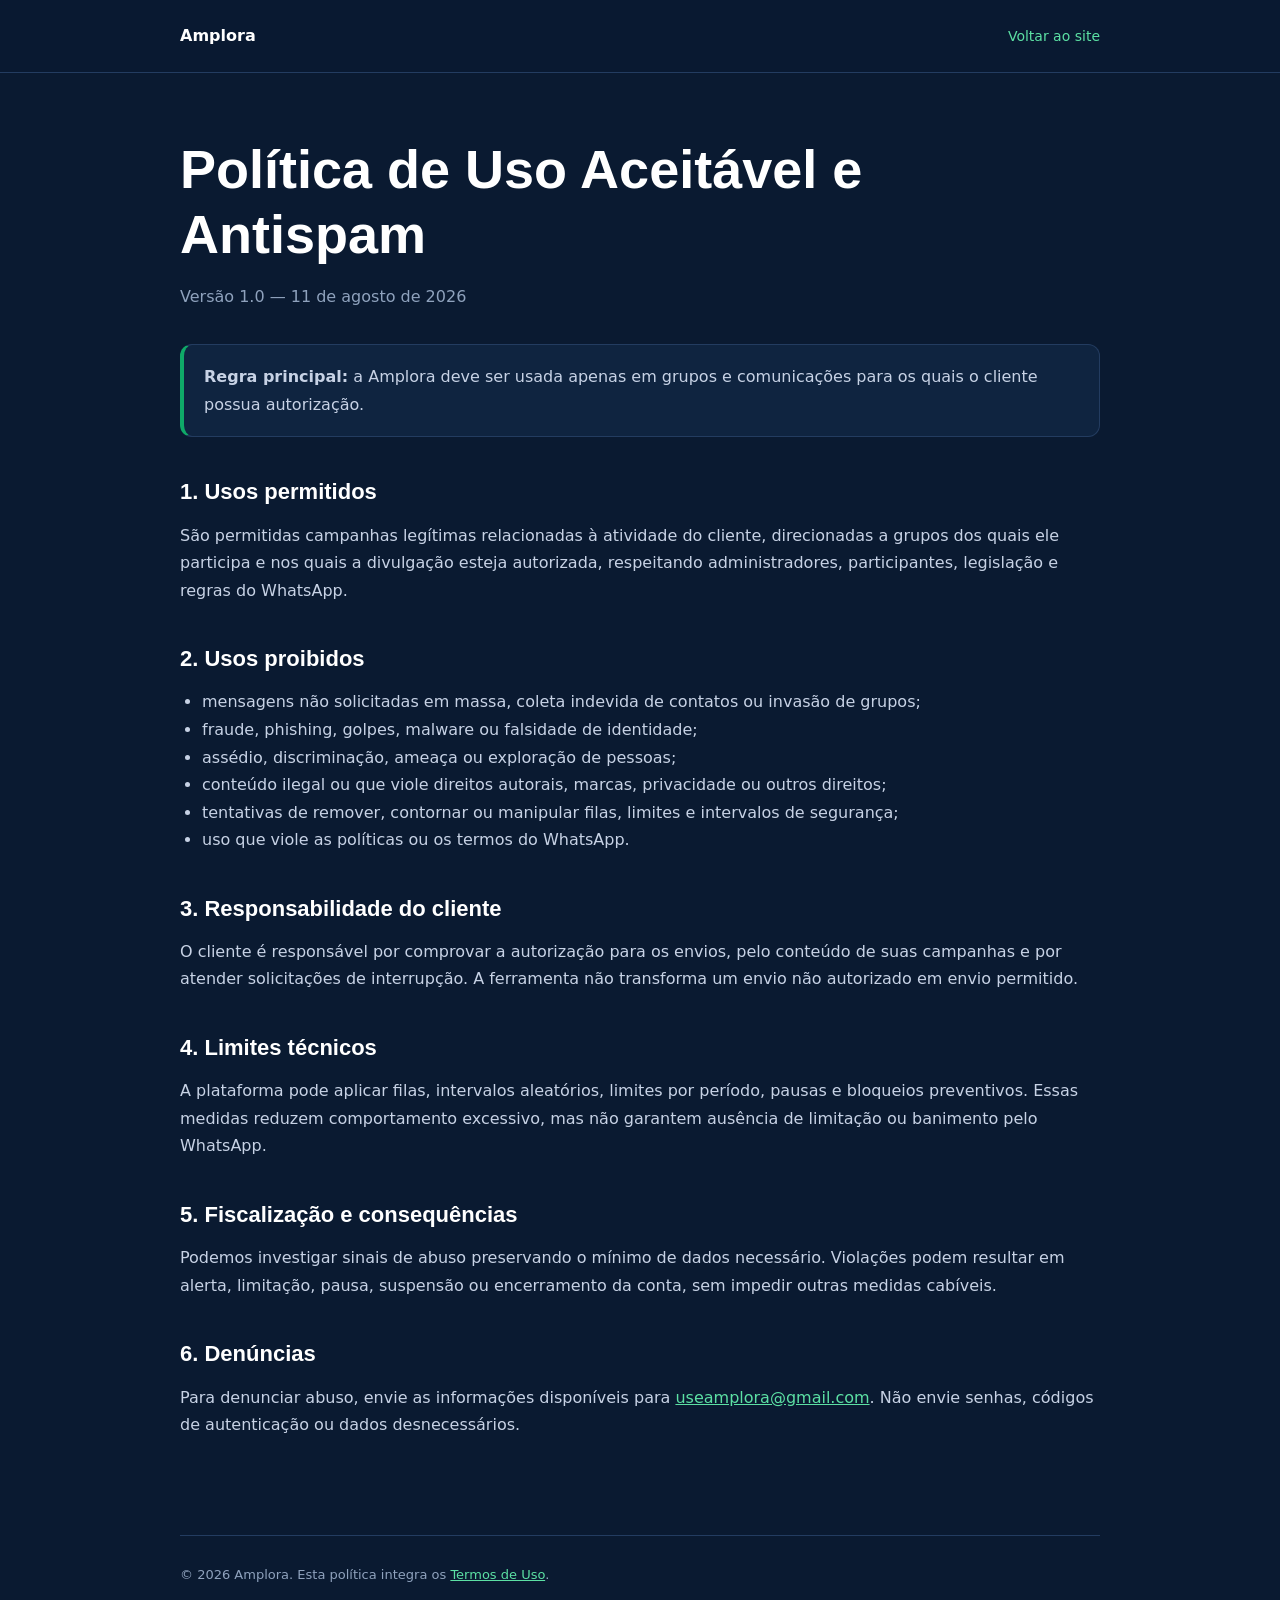
<file: antispam.html>
<!DOCTYPE html>
<html lang="pt-BR">
<head>
  <meta charset="utf-8">
  <meta name="viewport" content="width=device-width,initial-scale=1">
  <meta name="robots" content="index,follow">
  <title>Política Antispam | Amplora</title>
  <link rel="stylesheet" href="legal.css">
</head>
<body>
<header><div class="nav"><a class="brand" href="index.html">Amplora</a><a class="back" href="index.html">Voltar ao site</a></div></header>
<main>
  <h1>Política de Uso Aceitável e Antispam</h1>
  <p class="meta">Versão 1.0 — 11 de agosto de 2026</p>
  <p class="notice"><strong>Regra principal:</strong> a Amplora deve ser usada apenas em grupos e comunicações para os quais o cliente possua autorização.</p>

  <h2>1. Usos permitidos</h2>
  <p>São permitidas campanhas legítimas relacionadas à atividade do cliente, direcionadas a grupos dos quais ele participa e nos quais a divulgação esteja autorizada, respeitando administradores, participantes, legislação e regras do WhatsApp.</p>

  <h2>2. Usos proibidos</h2>
  <ul>
    <li>mensagens não solicitadas em massa, coleta indevida de contatos ou invasão de grupos;</li>
    <li>fraude, phishing, golpes, malware ou falsidade de identidade;</li>
    <li>assédio, discriminação, ameaça ou exploração de pessoas;</li>
    <li>conteúdo ilegal ou que viole direitos autorais, marcas, privacidade ou outros direitos;</li>
    <li>tentativas de remover, contornar ou manipular filas, limites e intervalos de segurança;</li>
    <li>uso que viole as políticas ou os termos do WhatsApp.</li>
  </ul>

  <h2>3. Responsabilidade do cliente</h2>
  <p>O cliente é responsável por comprovar a autorização para os envios, pelo conteúdo de suas campanhas e por atender solicitações de interrupção. A ferramenta não transforma um envio não autorizado em envio permitido.</p>

  <h2>4. Limites técnicos</h2>
  <p>A plataforma pode aplicar filas, intervalos aleatórios, limites por período, pausas e bloqueios preventivos. Essas medidas reduzem comportamento excessivo, mas não garantem ausência de limitação ou banimento pelo WhatsApp.</p>

  <h2>5. Fiscalização e consequências</h2>
  <p>Podemos investigar sinais de abuso preservando o mínimo de dados necessário. Violações podem resultar em alerta, limitação, pausa, suspensão ou encerramento da conta, sem impedir outras medidas cabíveis.</p>

  <h2>6. Denúncias</h2>
  <p>Para denunciar abuso, envie as informações disponíveis para <a href="mailto:useamplora@gmail.com?subject=Denúncia%20de%20abuso">useamplora@gmail.com</a>. Não envie senhas, códigos de autenticação ou dados desnecessários.</p>
</main>
<footer>© 2026 Amplora. Esta política integra os <a href="termos.html">Termos de Uso</a>.</footer>
</body>
</html>
</file>
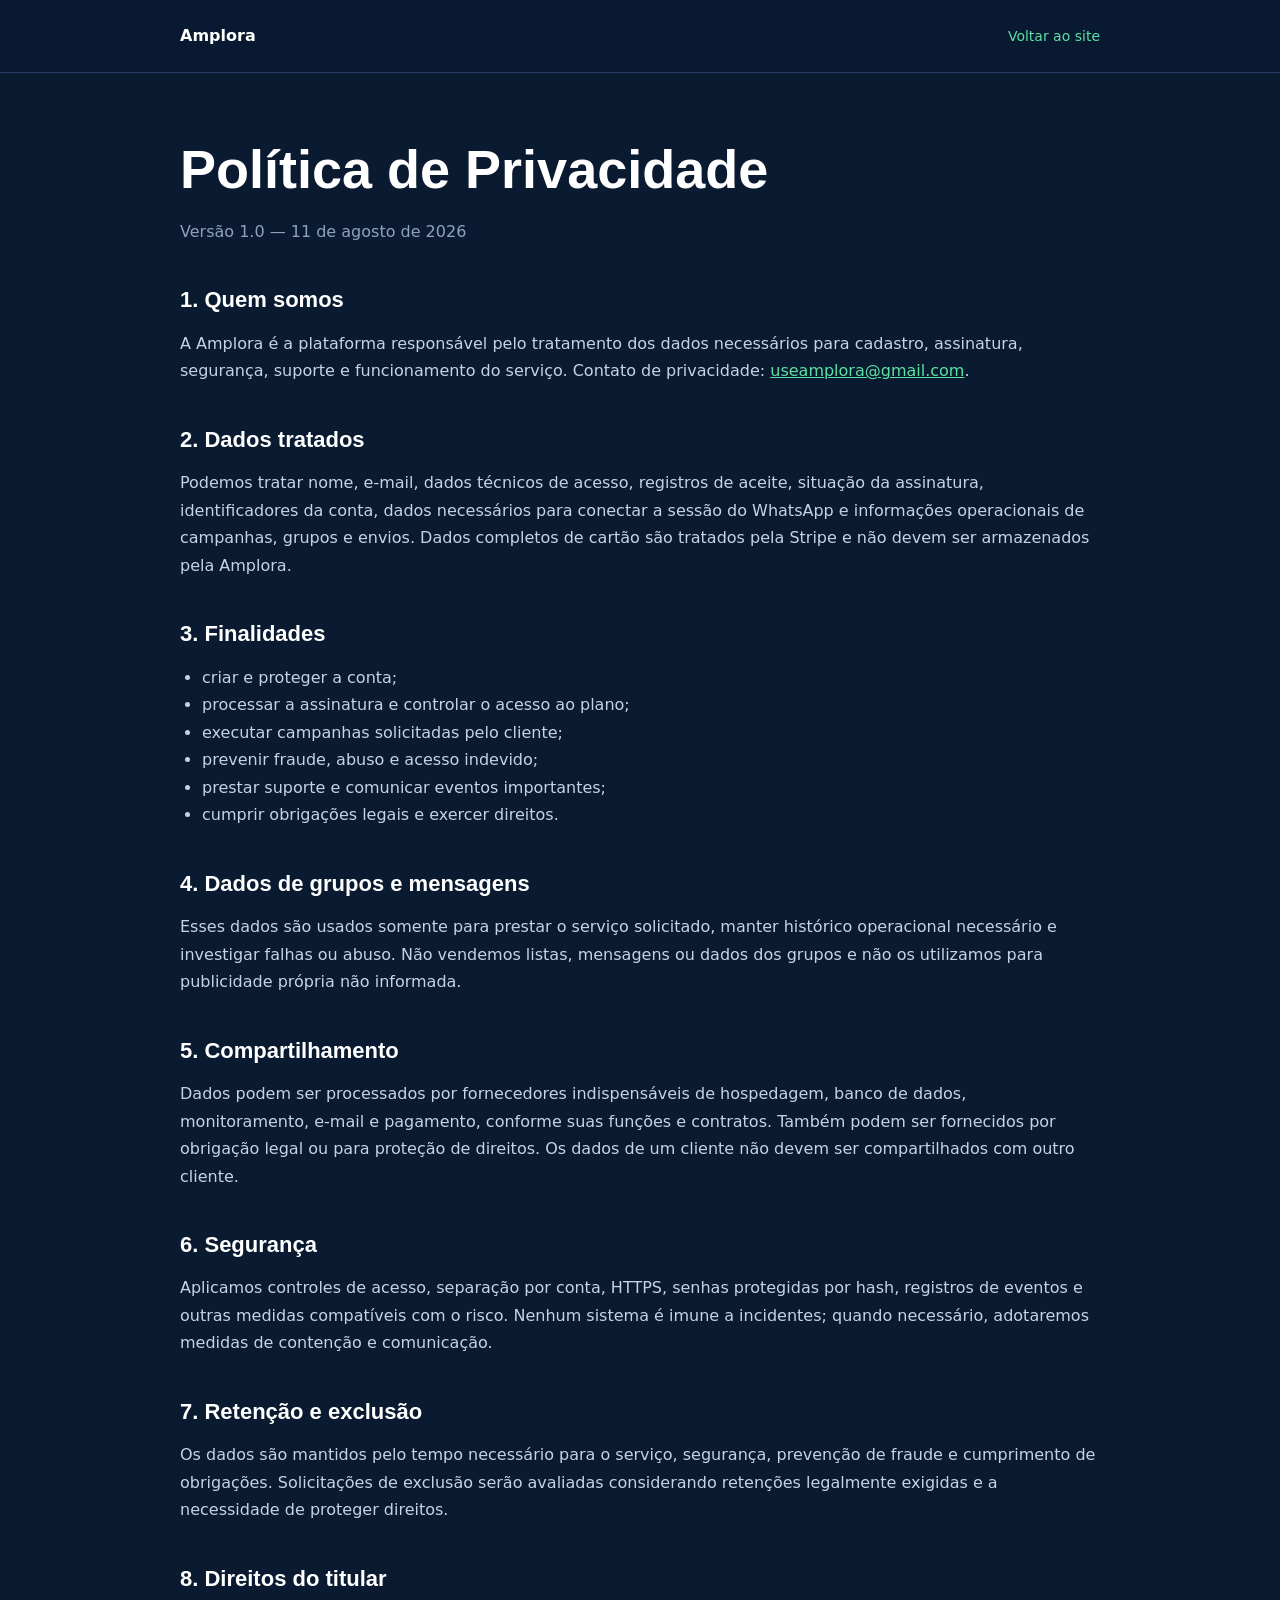
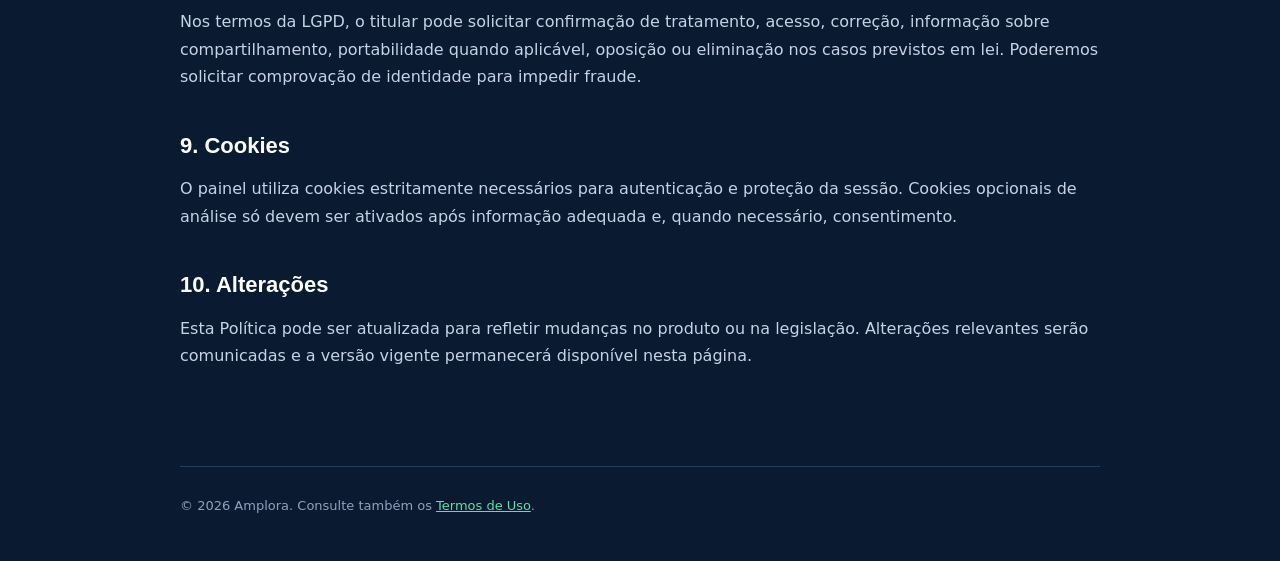
<file: privacidade.html>
<!DOCTYPE html>
<html lang="pt-BR">
<head>
  <meta charset="utf-8">
  <meta name="viewport" content="width=device-width,initial-scale=1">
  <meta name="robots" content="index,follow">
  <title>Política de Privacidade | Amplora</title>
  <link rel="stylesheet" href="legal.css">
</head>
<body>
<header><div class="nav"><a class="brand" href="index.html">Amplora</a><a class="back" href="index.html">Voltar ao site</a></div></header>
<main>
  <h1>Política de Privacidade</h1>
  <p class="meta">Versão 1.0 — 11 de agosto de 2026</p>

  <h2>1. Quem somos</h2>
  <p>A Amplora é a plataforma responsável pelo tratamento dos dados necessários para cadastro, assinatura, segurança, suporte e funcionamento do serviço. Contato de privacidade: <a href="mailto:useamplora@gmail.com?subject=Privacidade%20e%20LGPD">useamplora@gmail.com</a>.</p>

  <h2>2. Dados tratados</h2>
  <p>Podemos tratar nome, e-mail, dados técnicos de acesso, registros de aceite, situação da assinatura, identificadores da conta, dados necessários para conectar a sessão do WhatsApp e informações operacionais de campanhas, grupos e envios. Dados completos de cartão são tratados pela Stripe e não devem ser armazenados pela Amplora.</p>

  <h2>3. Finalidades</h2>
  <ul>
    <li>criar e proteger a conta;</li>
    <li>processar a assinatura e controlar o acesso ao plano;</li>
    <li>executar campanhas solicitadas pelo cliente;</li>
    <li>prevenir fraude, abuso e acesso indevido;</li>
    <li>prestar suporte e comunicar eventos importantes;</li>
    <li>cumprir obrigações legais e exercer direitos.</li>
  </ul>

  <h2>4. Dados de grupos e mensagens</h2>
  <p>Esses dados são usados somente para prestar o serviço solicitado, manter histórico operacional necessário e investigar falhas ou abuso. Não vendemos listas, mensagens ou dados dos grupos e não os utilizamos para publicidade própria não informada.</p>

  <h2>5. Compartilhamento</h2>
  <p>Dados podem ser processados por fornecedores indispensáveis de hospedagem, banco de dados, monitoramento, e-mail e pagamento, conforme suas funções e contratos. Também podem ser fornecidos por obrigação legal ou para proteção de direitos. Os dados de um cliente não devem ser compartilhados com outro cliente.</p>

  <h2>6. Segurança</h2>
  <p>Aplicamos controles de acesso, separação por conta, HTTPS, senhas protegidas por hash, registros de eventos e outras medidas compatíveis com o risco. Nenhum sistema é imune a incidentes; quando necessário, adotaremos medidas de contenção e comunicação.</p>

  <h2>7. Retenção e exclusão</h2>
  <p>Os dados são mantidos pelo tempo necessário para o serviço, segurança, prevenção de fraude e cumprimento de obrigações. Solicitações de exclusão serão avaliadas considerando retenções legalmente exigidas e a necessidade de proteger direitos.</p>

  <h2>8. Direitos do titular</h2>
  <p>Nos termos da LGPD, o titular pode solicitar confirmação de tratamento, acesso, correção, informação sobre compartilhamento, portabilidade quando aplicável, oposição ou eliminação nos casos previstos em lei. Poderemos solicitar comprovação de identidade para impedir fraude.</p>

  <h2>9. Cookies</h2>
  <p>O painel utiliza cookies estritamente necessários para autenticação e proteção da sessão. Cookies opcionais de análise só devem ser ativados após informação adequada e, quando necessário, consentimento.</p>

  <h2>10. Alterações</h2>
  <p>Esta Política pode ser atualizada para refletir mudanças no produto ou na legislação. Alterações relevantes serão comunicadas e a versão vigente permanecerá disponível nesta página.</p>
</main>
<footer>© 2026 Amplora. Consulte também os <a href="termos.html">Termos de Uso</a>.</footer>
</body>
</html>
</file>
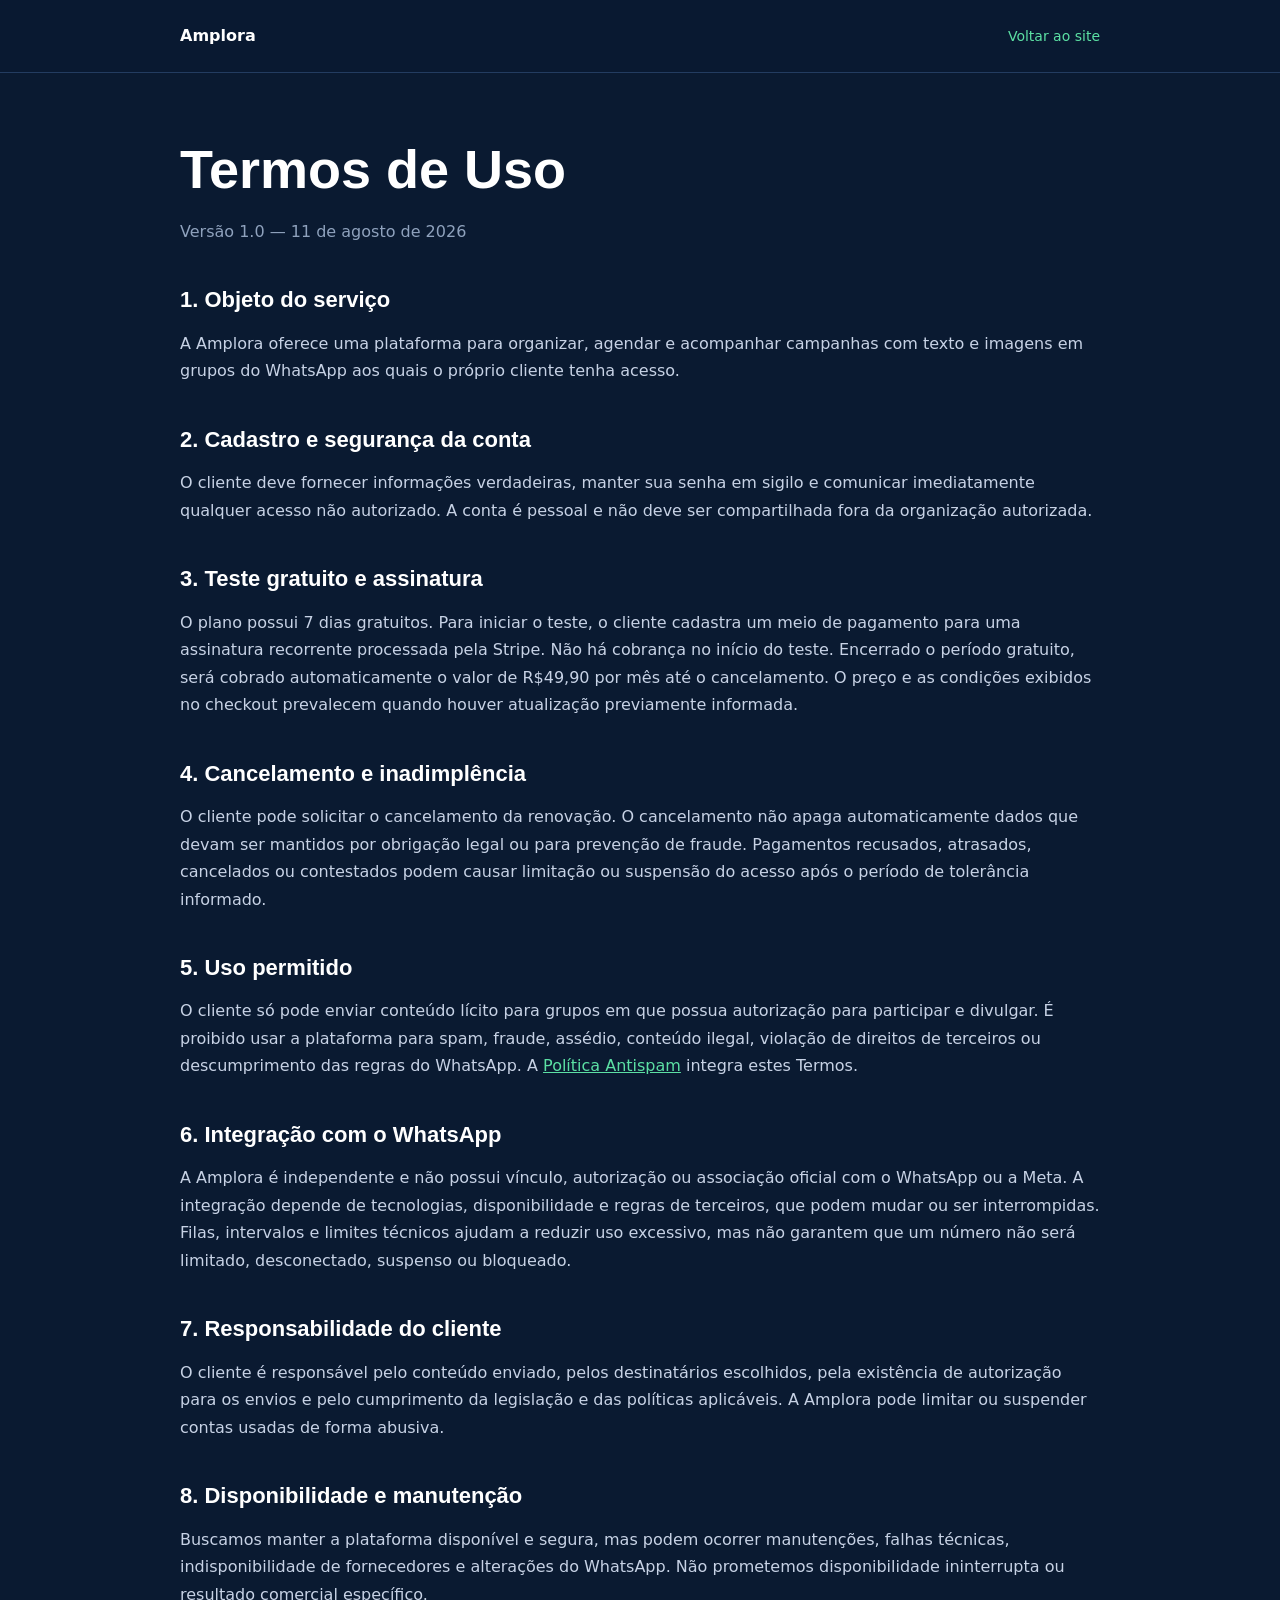
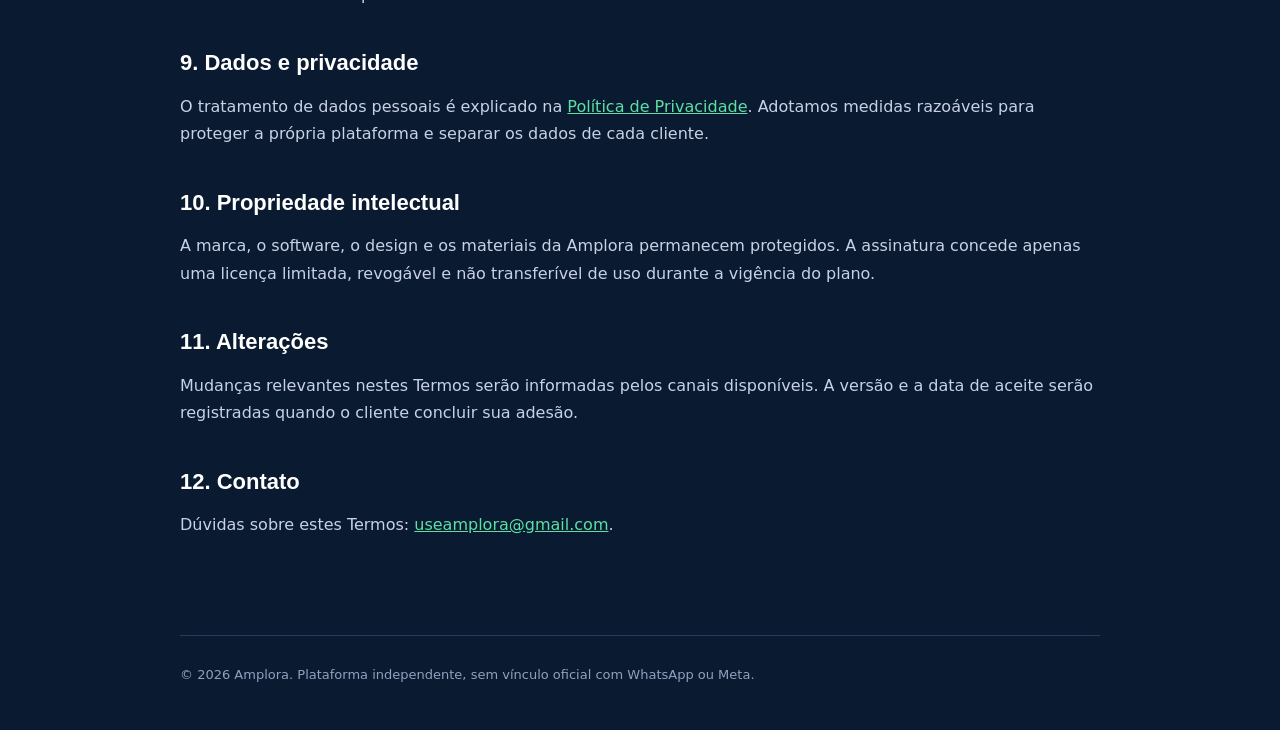
<file: termos.html>
<!DOCTYPE html>
<html lang="pt-BR">
<head>
  <meta charset="utf-8">
  <meta name="viewport" content="width=device-width,initial-scale=1">
  <meta name="robots" content="index,follow">
  <title>Termos de Uso | Amplora</title>
  <link rel="stylesheet" href="legal.css">
</head>
<body>
<header><div class="nav"><a class="brand" href="index.html">Amplora</a><a class="back" href="index.html">Voltar ao site</a></div></header>
<main>
  <h1>Termos de Uso</h1>
  <p class="meta">Versão 1.0 — 11 de agosto de 2026</p>

  <h2>1. Objeto do serviço</h2>
  <p>A Amplora oferece uma plataforma para organizar, agendar e acompanhar campanhas com texto e imagens em grupos do WhatsApp aos quais o próprio cliente tenha acesso.</p>

  <h2>2. Cadastro e segurança da conta</h2>
  <p>O cliente deve fornecer informações verdadeiras, manter sua senha em sigilo e comunicar imediatamente qualquer acesso não autorizado. A conta é pessoal e não deve ser compartilhada fora da organização autorizada.</p>

  <h2>3. Teste gratuito e assinatura</h2>
  <p>O plano possui 7 dias gratuitos. Para iniciar o teste, o cliente cadastra um meio de pagamento para uma assinatura recorrente processada pela Stripe. Não há cobrança no início do teste. Encerrado o período gratuito, será cobrado automaticamente o valor de R$49,90 por mês até o cancelamento. O preço e as condições exibidos no checkout prevalecem quando houver atualização previamente informada.</p>

  <h2>4. Cancelamento e inadimplência</h2>
  <p>O cliente pode solicitar o cancelamento da renovação. O cancelamento não apaga automaticamente dados que devam ser mantidos por obrigação legal ou para prevenção de fraude. Pagamentos recusados, atrasados, cancelados ou contestados podem causar limitação ou suspensão do acesso após o período de tolerância informado.</p>

  <h2>5. Uso permitido</h2>
  <p>O cliente só pode enviar conteúdo lícito para grupos em que possua autorização para participar e divulgar. É proibido usar a plataforma para spam, fraude, assédio, conteúdo ilegal, violação de direitos de terceiros ou descumprimento das regras do WhatsApp. A <a href="antispam.html">Política Antispam</a> integra estes Termos.</p>

  <h2>6. Integração com o WhatsApp</h2>
  <p>A Amplora é independente e não possui vínculo, autorização ou associação oficial com o WhatsApp ou a Meta. A integração depende de tecnologias, disponibilidade e regras de terceiros, que podem mudar ou ser interrompidas. Filas, intervalos e limites técnicos ajudam a reduzir uso excessivo, mas não garantem que um número não será limitado, desconectado, suspenso ou bloqueado.</p>

  <h2>7. Responsabilidade do cliente</h2>
  <p>O cliente é responsável pelo conteúdo enviado, pelos destinatários escolhidos, pela existência de autorização para os envios e pelo cumprimento da legislação e das políticas aplicáveis. A Amplora pode limitar ou suspender contas usadas de forma abusiva.</p>

  <h2>8. Disponibilidade e manutenção</h2>
  <p>Buscamos manter a plataforma disponível e segura, mas podem ocorrer manutenções, falhas técnicas, indisponibilidade de fornecedores e alterações do WhatsApp. Não prometemos disponibilidade ininterrupta ou resultado comercial específico.</p>

  <h2>9. Dados e privacidade</h2>
  <p>O tratamento de dados pessoais é explicado na <a href="privacidade.html">Política de Privacidade</a>. Adotamos medidas razoáveis para proteger a própria plataforma e separar os dados de cada cliente.</p>

  <h2>10. Propriedade intelectual</h2>
  <p>A marca, o software, o design e os materiais da Amplora permanecem protegidos. A assinatura concede apenas uma licença limitada, revogável e não transferível de uso durante a vigência do plano.</p>

  <h2>11. Alterações</h2>
  <p>Mudanças relevantes nestes Termos serão informadas pelos canais disponíveis. A versão e a data de aceite serão registradas quando o cliente concluir sua adesão.</p>

  <h2>12. Contato</h2>
  <p>Dúvidas sobre estes Termos: <a href="mailto:useamplora@gmail.com?subject=Termos%20de%20Uso">useamplora@gmail.com</a>.</p>
</main>
<footer>© 2026 Amplora. Plataforma independente, sem vínculo oficial com WhatsApp ou Meta.</footer>
</body>
</html>
</file>
<file: legal.css>
:root{--navy:#0a1a31;--navy2:#0f2440;--line:#233c60;--green:#0fa968;--green2:#5ce0a4;--white:#fff;--text:#c7d2e5;--muted:#8fa2bd}
*{box-sizing:border-box}html{scroll-behavior:smooth}body{margin:0;background:var(--navy);color:var(--white);font:16px/1.72 Inter,system-ui,-apple-system,BlinkMacSystemFont,"Segoe UI",sans-serif}a{color:var(--green2)}header{border-bottom:1px solid var(--line);background:rgba(10,26,49,.94);position:sticky;top:0}.nav,main,footer{width:min(920px,calc(100% - 40px));margin:auto}.nav{min-height:72px;display:flex;align-items:center;justify-content:space-between;gap:20px}.brand{font-weight:800;color:#fff;text-decoration:none}.back{text-decoration:none;font-size:14px}main{padding:64px 0 80px}h1,h2{font-family:Montserrat,Inter,sans-serif;line-height:1.2}h1{font-size:clamp(34px,6vw,54px);margin:0 0 14px}h2{font-size:22px;margin:42px 0 10px}p,li{color:var(--text)}.meta{color:var(--muted);margin-bottom:34px}.notice{border:1px solid var(--line);border-left:4px solid var(--green);border-radius:12px;padding:18px 20px;background:var(--navy2);color:var(--text)}ul{padding-left:22px}footer{padding:28px 0 44px;border-top:1px solid var(--line);color:var(--muted);font-size:13px}@media(max-width:600px){.nav,main,footer{width:min(100% - 30px,920px)}.nav{min-height:64px}main{padding-top:42px}h2{margin-top:34px}}
</file>
